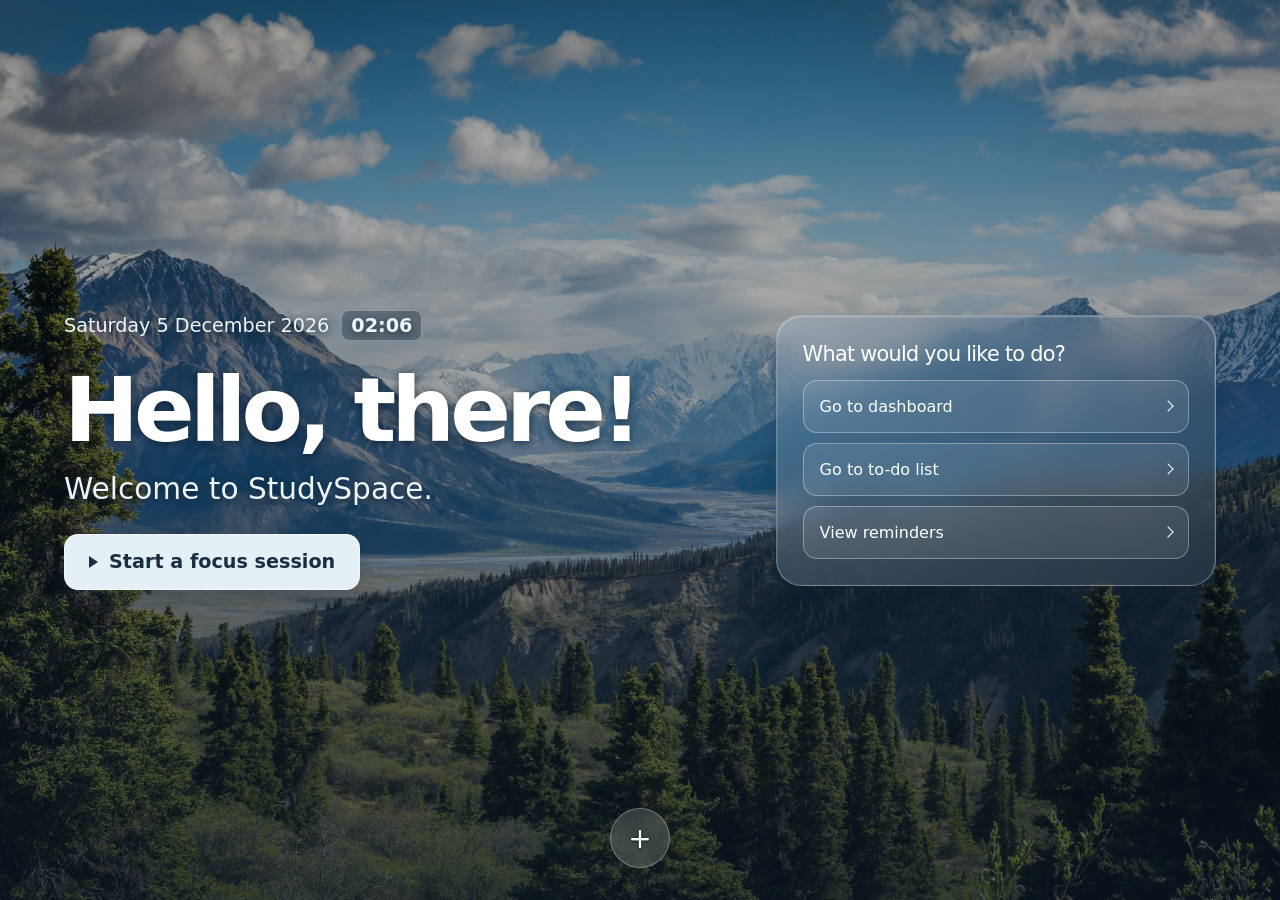
<file: index.html>
<!doctype html>
<html lang="en">
  <head>
    <meta charset="utf-8" />
    <meta name="viewport" content="width=device-width, initial-scale=1" />
    <title>Home | StudySpace</title>
    <link rel="stylesheet" href="styles.css" />
    <script src="app.js" defer></script>
  </head>
  <body class="home">
    <a href="#main">Skip to content</a>
    <!-- Navigation "Flower" Button-->

    <nav class="menu" aria-label="Site navigation">
      <button
        id="toggle"
        type="button"
        aria-label="Toggle navigation"
        aria-expanded="false"
        aria-controls="links"
      >
        +
      </button>

      <div id="links" inert>
        <a href="index.html" aria-current="page">Home</a>
        <a href="dashboard.html">Dashboard</a>
        <a href="timer.html">Focus timer</a>
        <a href="todo.html">To-do list</a>
        <a href="reminders.html">Reminders</a>
        <a href="session-history.html">Session history</a>
        <a href="team.html">Our team</a>
        <a href="study-tips.html">Study tips</a>
        <a href="reviews.html">Reviews</a>
        <a href="contact.html">Contact us</a>
      </div>
    </nav>

    <main id="main" class="home-layout" tabindex="-1">
      <header class="home-welcome">
        <!-- Home clock -->
        <div class="home-clock" id="home-clock" hidden>
          <time id="home-date"></time>
          <time id="home-time"></time>
        </div>

        <h1>Hello, <span id="display-name">there</span>!</h1>
        <p>Welcome to StudySpace.</p>

        <a class="home-focus-button" href="timer.html">
          <span class="home-play" aria-hidden="true"></span>
          Start a focus session
        </a>
      </header>

      <!-- Quick links -->
      <section
        class="session-card home-shortcuts"
        aria-labelledby="quick-links-heading"
      >
        <h2 id="quick-links-heading">What would you like to do?</h2>
        <ul>
          <li><a href="dashboard.html">Go to dashboard</a></li>
          <li><a href="todo.html">Go to to-do list</a></li>
          <li><a href="reminders.html">View reminders</a></li>
        </ul>
      </section>
    </main>
  </body>
</html>
</file>
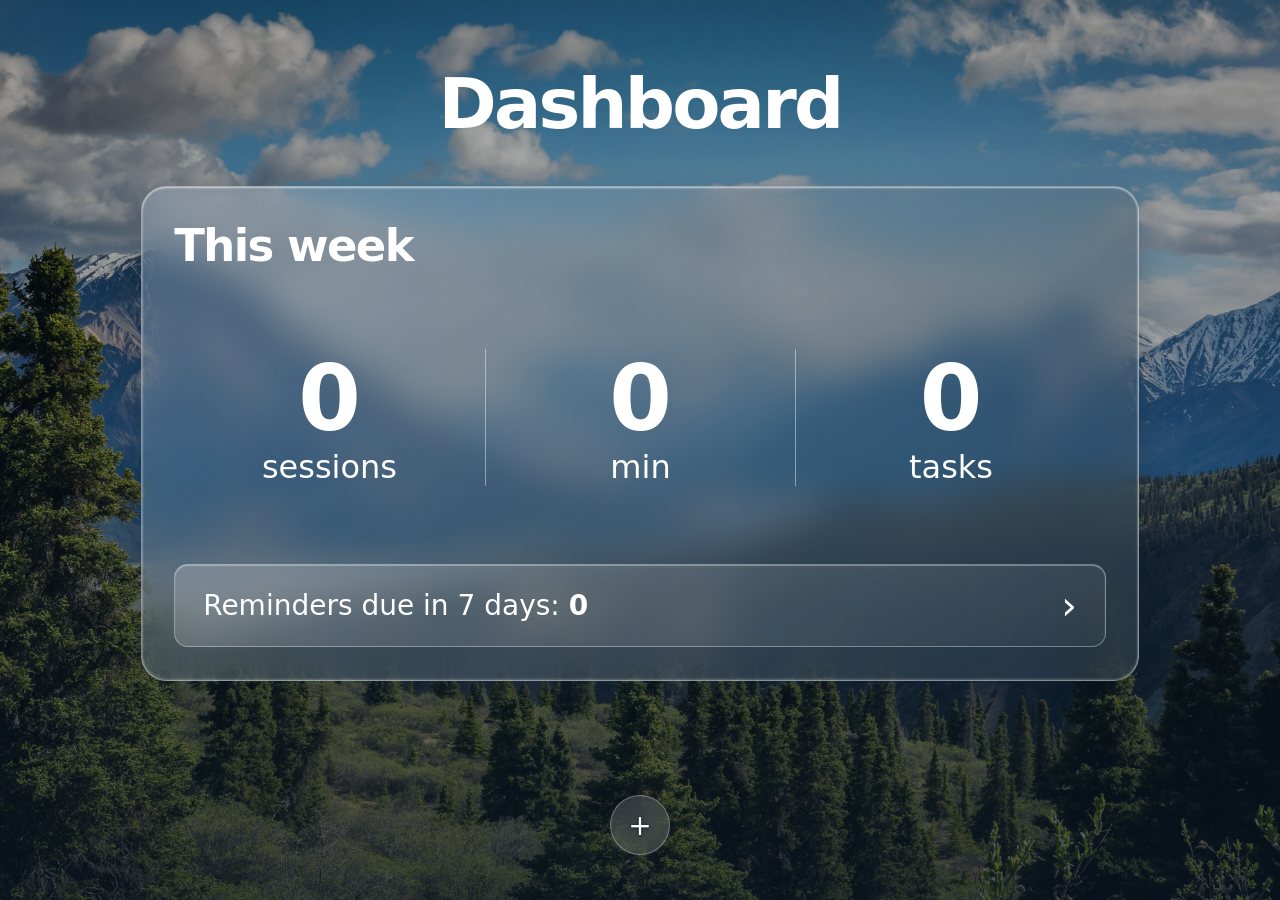
<file: dashboard.html>
<!doctype html>
<html lang="en">
  <head>
    <meta charset="utf-8" />
    <meta name="viewport" content="width=device-width, initial-scale=1" />
    <title>Dashboard | StudySpace</title>
    <link rel="stylesheet" href="styles.css" />
    <script src="app.js" defer></script>
  </head>

  <body class="dashboard">
    <a href="#main">Skip to content</a>
    <!-- Navigation "Flower" Button-->

    <nav class="menu" aria-label="Site navigation">
      <button
        id="toggle"
        type="button"
        aria-label="Toggle navigation"
        aria-expanded="false"
        aria-controls="links"
      >
        +
      </button>

      <div id="links" inert>
        <a href="index.html">Home</a>
        <a href="dashboard.html" aria-current="page">Dashboard</a>
        <a href="timer.html">Focus timer</a>
        <a href="todo.html">To-do list</a>
        <a href="reminders.html">Reminders</a>
        <a href="session-history.html">Session history</a>
        <a href="team.html">Our team</a>
        <a href="study-tips.html">Study tips</a>
        <a href="reviews.html">Reviews</a>
        <a href="contact.html">Contact us</a>
      </div>
    </nav>

    <main id="main">
      <h1>Dashboard</h1>

      <!-- Weekly stats -->
      <section class="session-card" aria-labelledby="week-heading">
        <h2 id="week-heading">This week</h2>

        <div class="stats">
          <p><strong id="stat-work-sessions">0</strong> sessions</p>
          <p><strong id="stat-focus-minutes">0</strong> min</p>
          <p><strong id="stat-weekly-tasks">0</strong> tasks</p>
        </div>

        <a class="reminder-link" href="reminders.html">
          <span
            >Reminders due in 7 days:
            <b id="stat-upcoming-reminders">0</b></span
          >
          <span aria-hidden="true">›</span>
        </a>
      </section>
    </main>
  </body>
</html>
</file>
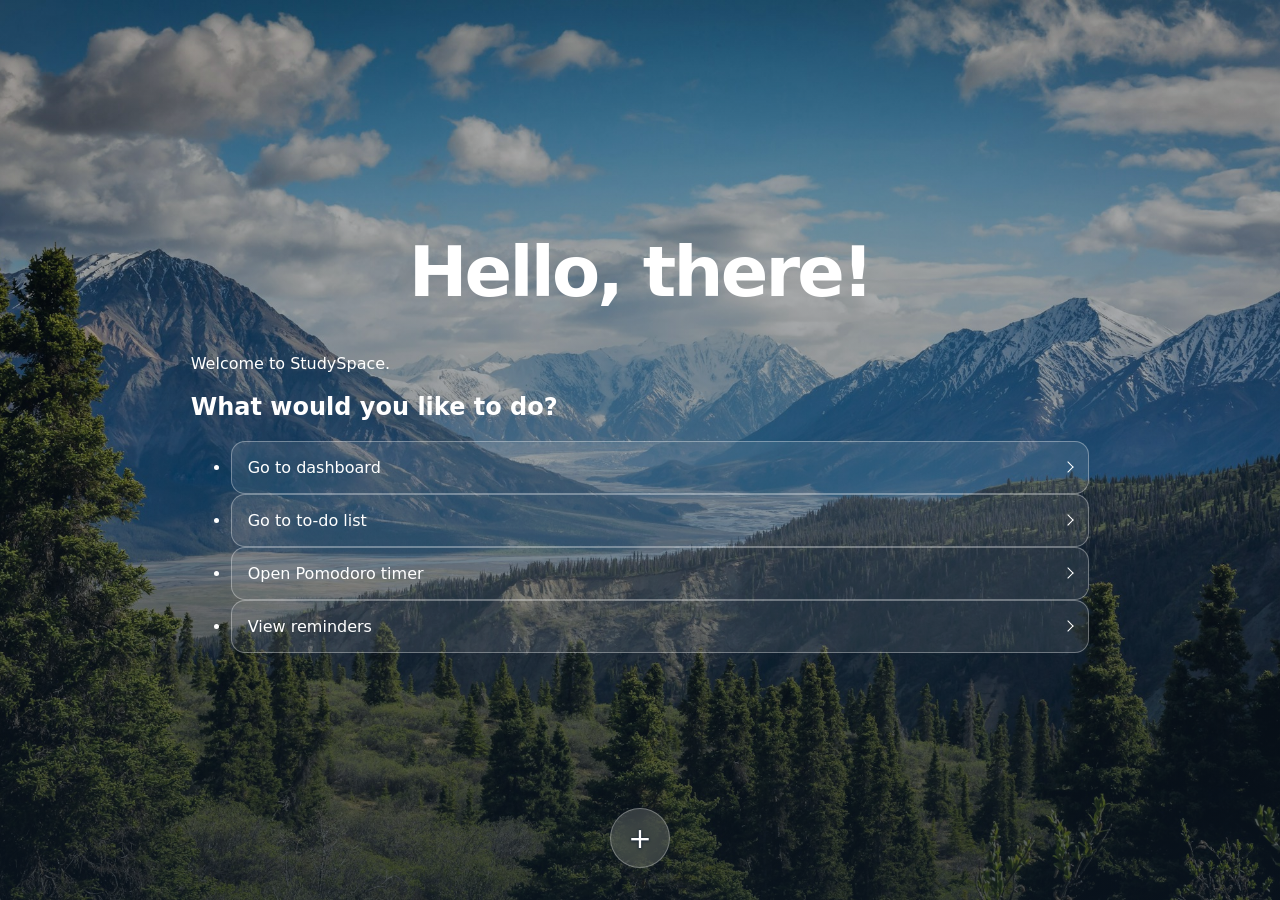
<file: home.html>
<!doctype html>
<html lang="en">
  <head>
    <meta charset="utf-8" />
    <meta name="viewport" content="width=device-width, initial-scale=1" />
    <title>Home | StudySpace</title>
    <link rel="stylesheet" href="styles.css" />
    <script src="app.js" defer></script>
  </head>
  <body class="home">
    <a href="#main">Skip to content</a>
    <nav class="menu" aria-label="Site navigation">
      <button
        id="toggle"
        type="button"
        aria-label="Toggle navigation"
        aria-expanded="false"
        aria-controls="links"
      >
        +
      </button>
      <div id="links" inert>
        <a aria-current="page" href="home.html">Home</a>
        <a href="dashboard.html">Dashboard</a>
        <a href="index.html">Focus timer</a>
        <a href="todo.html">To-do list</a>
        <a href="reminders.html">Reminders</a>
        <a href="session-history.html">Session history</a>
        <a href="team.html">Our team</a>
        <a href="study-tips.html">Study tips</a>
        <a href="reviews.html">Reviews</a>
        <a href="contact.html">Contact us</a>
      </div>
    </nav>
    <main id="main">
      <h1>Hello, <span id="display-name">there</span>!</h1>
      <p>Welcome to StudySpace.</p>
      <h2 id="quick-links-heading">What would you like to do?</h2>
      <ul>
        <li><a href="dashboard.html">Go to dashboard</a></li>
        <li><a href="todo.html">Go to to-do list</a></li>
        <li><a href="index.html">Open Pomodoro timer</a></li>
        <li><a href="reminders.html">View reminders</a></li>
      </ul>
    </main>
  </body>
</html>
</file>
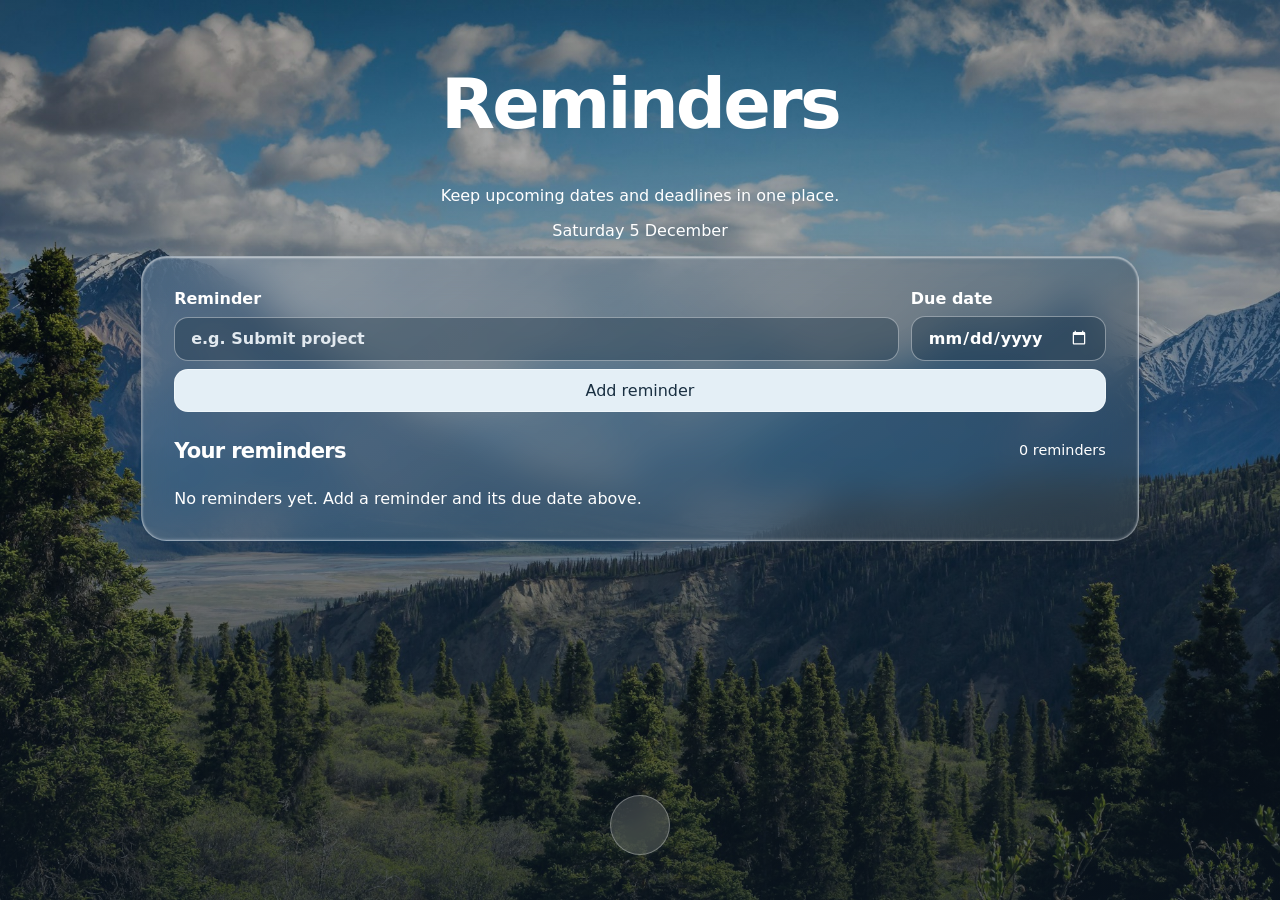
<file: reminders.html>
<!doctype html>
<html lang="en">
  <head>
    <meta charset="utf-8" />
    <meta name="viewport" content="width=device-width, initial-scale=1" />
    <title>Reminders | StudySpace</title>
    <link rel="stylesheet" href="styles.css" />
    <script src="app.js" defer></script>
  </head>
  <body data-page="reminders">
    <a href="#main">Skip to content</a>
    <!-- Navigation "Flower" Button-->

    <nav class="menu" aria-label="Site navigation">
      <button
        id="toggle"
        type="button"
        aria-label="Toggle navigation"
        aria-expanded="false"
        aria-controls="links"
      ></button>
      <div id="links" inert>
        <a href="index.html">Home</a>
        <a href="dashboard.html">Dashboard</a>
        <a href="timer.html">Focus timer</a>
        <a href="todo.html">To-do list</a>
        <a aria-current="page" href="reminders.html">Reminders</a>
        <a href="session-history.html">Session history</a>
        <a href="team.html">Our team</a>
        <a href="study-tips.html">Study tips</a>
        <a href="reviews.html">Reviews</a>
        <a href="contact.html">Contact us</a>
      </div>
    </nav>
    <main id="main">
      <h1>Reminders</h1>
      <p>Keep upcoming dates and deadlines in one place.</p>
      <p id="today"></p>
      <section
        class="session-card task-card"
        aria-labelledby="reminders-heading"
      >
        <!-- Add a reminder -->
        <form id="reminder-form">
          <label for="reminder-name">
            Reminder
            <input
              id="reminder-name"
              type="text"
              placeholder="e.g. Submit project"
              required
            />
          </label>
          <label for="reminder-date">
            Due date
            <input id="reminder-date" type="date" required />
          </label>
          <button type="submit">Add reminder</button>
        </form>
        <header>
          <h2 id="reminders-heading">Your reminders</h2>
          <p id="reminder-count" aria-live="polite">0 reminders</p>
        </header>
        <!-- Reminder list -->
        <ul id="reminder-list"></ul>
        <p id="reminder-empty">
          No reminders yet. Add a reminder and its due date above.
        </p>
      </section>
    </main>
  </body>
</html>
</file>
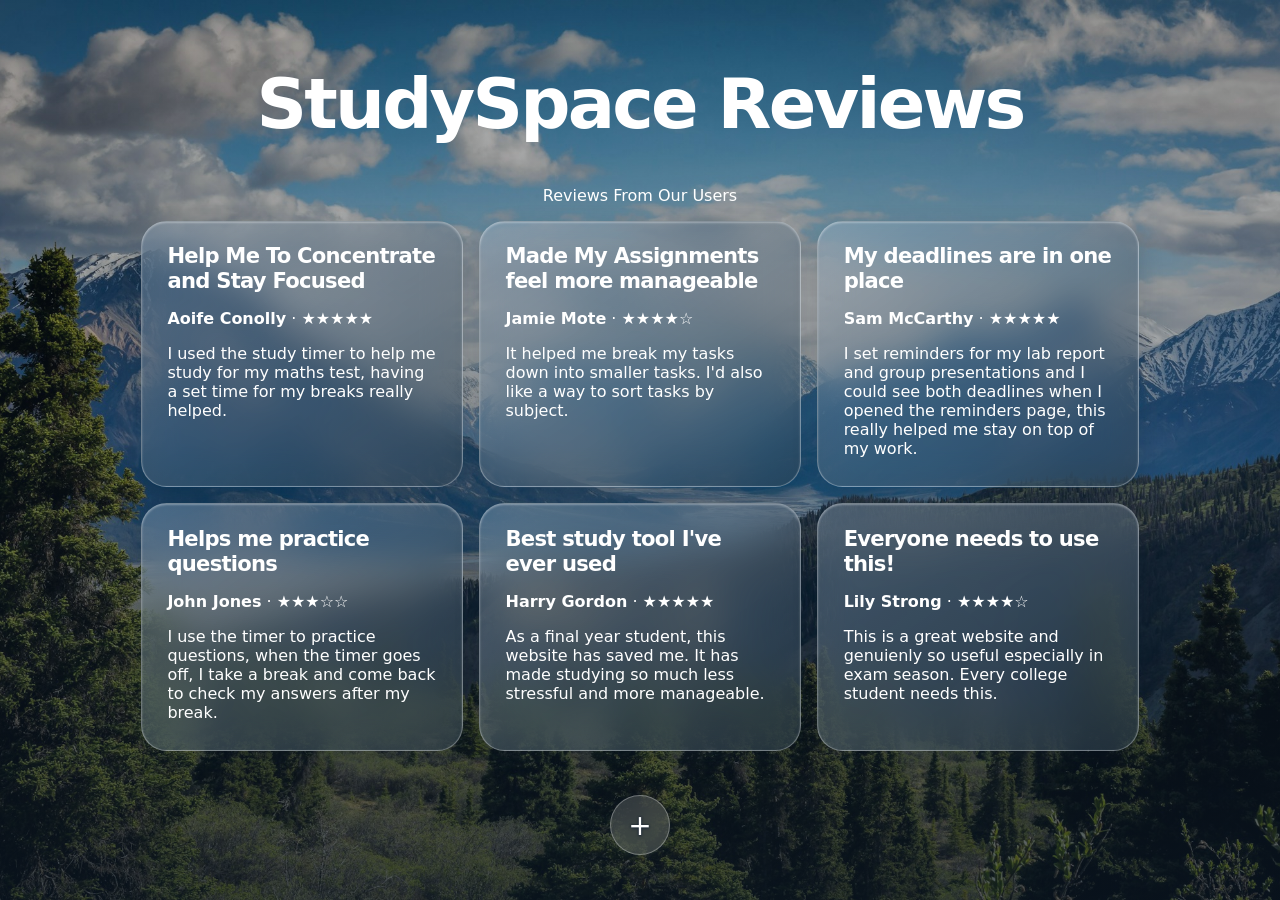
<file: reviews.html>
<!doctype html>
<html lang="en">
  <head>
    <meta charset="utf-8" />
    <meta name="viewport" content="width=device-width, initial-scale=1" />
    <title>Reviews - StudySpace</title>
    <link rel="stylesheet" href="styles.css" />
    <script src="app.js" defer></script>
  </head>
  <body class="content-page">
    <a href="#main">Skip to content</a>
    <!-- Navigation "Flower" Button-->

    <nav class="menu" aria-label="Site navigation">
      <button
        id="toggle"
        type="button"
        aria-label="Toggle navigation"
        aria-expanded="false"
        aria-controls="links"
      >
        +
      </button>
      <div id="links" inert>
        <a href="index.html">Home</a>
        <a href="dashboard.html">Dashboard</a>
        <a href="timer.html">Focus timer</a>
        <a href="todo.html">To-do list</a>
        <a href="reminders.html">Reminders</a>
        <a href="session-history.html">Session history</a>
        <a href="team.html">Our team</a>
        <a href="study-tips.html">Study tips</a>
        <a aria-current="page" href="reviews.html">Reviews</a>
        <a href="contact.html">Contact us</a>
      </div>
    </nav>
    <!-- Student reviews -->
    <main id="main">
      <h1>StudySpace Reviews</h1>
      <p>Reviews From Our Users</p>
      <div class="card-grid">
        <article class="session-card">
          <h2>Help Me To Concentrate and Stay Focused</h2>
          <p><strong>Aoife Conolly</strong> · ★★★★★</p>
          <blockquote>
            <p>
              I used the study timer to help me study for my maths test, having
              a set time for my breaks really helped.
            </p>
          </blockquote>
        </article>
        <article class="session-card">
          <h2>Made My Assignments feel more manageable</h2>
          <p><strong>Jamie Mote</strong> · ★★★★☆</p>
          <blockquote>
            <p>
              It helped me break my tasks down into smaller tasks. I'd also like
              a way to sort tasks by subject.
            </p>
          </blockquote>
        </article>
        <article class="session-card">
          <h2>My deadlines are in one place</h2>
          <p><strong>Sam McCarthy</strong> · ★★★★★</p>
          <blockquote>
            <p>
              I set reminders for my lab report and group presentations and I
              could see both deadlines when I opened the reminders page, this
              really helped me stay on top of my work.
            </p>
          </blockquote>
        </article>
        <article class="session-card">
          <h2>Helps me practice questions</h2>
          <p><strong>John Jones</strong> · ★★★☆☆</p>
          <blockquote>
            <p>
              I use the timer to practice questions, when the timer goes off, I
              take a break and come back to check my answers after my break.
            </p>
          </blockquote>
        </article>
        <article class="session-card">
          <h2>Best study tool I've ever used</h2>
          <p><strong>Harry Gordon</strong> · ★★★★★</p>
          <blockquote>
            <p>
              As a final year student, this website has saved me. It has made
              studying so much less stressful and more manageable.
            </p>
          </blockquote>
        </article>
        <article class="session-card">
          <h2>Everyone needs to use this!</h2>
          <p><strong>Lily Strong</strong> · ★★★★☆</p>
          <blockquote>
            <p>
              This is a great website and genuienly so useful especially in exam
              season. Every college student needs this.
            </p>
          </blockquote>
        </article>
      </div>
    </main>
  </body>
</html>
</file>
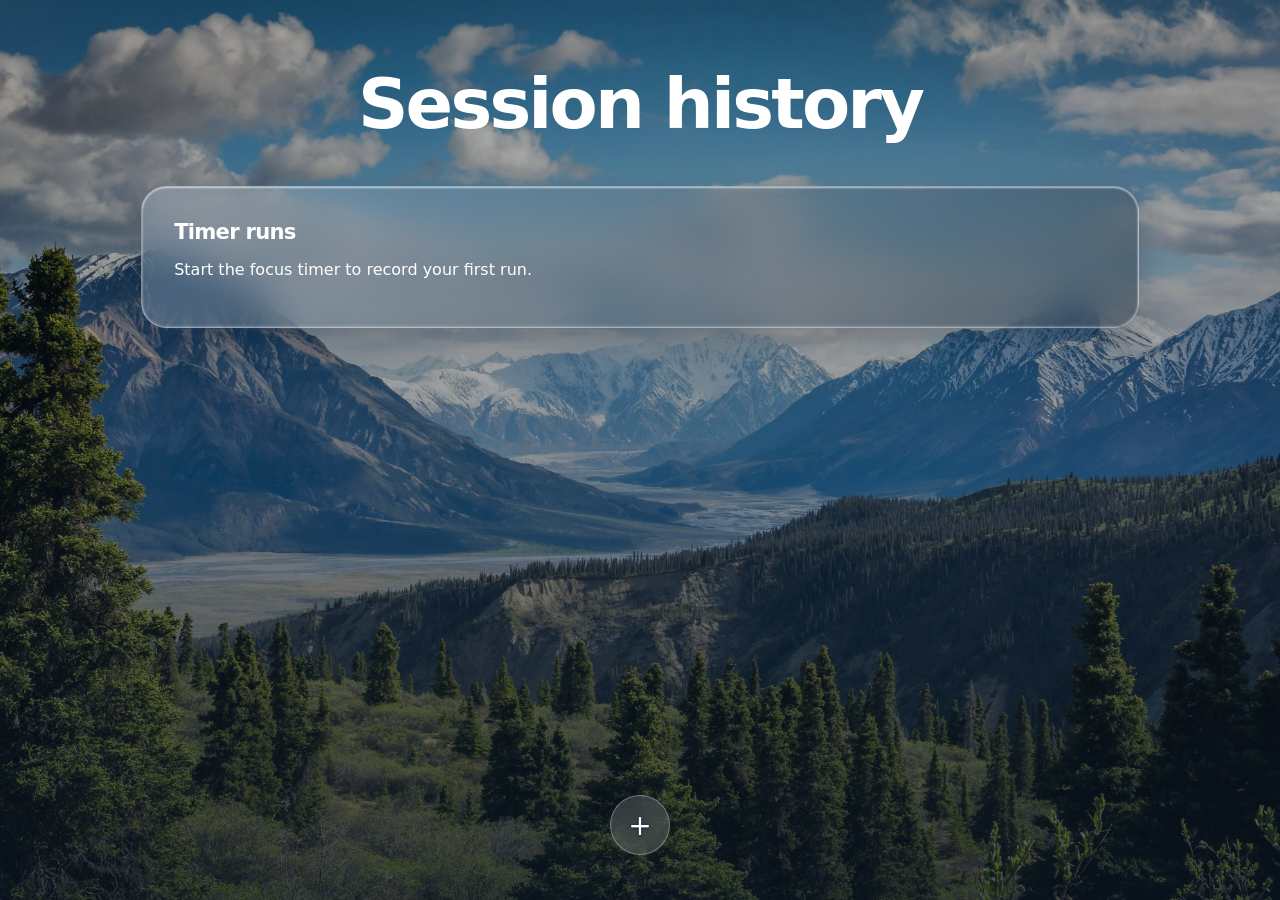
<file: session-history.html>
<!doctype html>
<html lang="en">
  <head>
    <meta charset="utf-8" />
    <meta name="viewport" content="width=device-width, initial-scale=1" />
    <title>Session history | StudySpace</title>
    <link rel="stylesheet" href="styles.css" />
    <script src="app.js" defer></script>
  </head>
  <body class="content-page" data-page="history">
    <a href="#main">Skip to content</a>
    <!-- Navigation "Flower" Button-->

    <nav class="menu" aria-label="Site navigation">
      <button
        id="toggle"
        type="button"
        aria-label="Toggle navigation"
        aria-expanded="false"
        aria-controls="links"
      >
        +
      </button>
      <div id="links" inert>
        <a href="index.html">Home</a>
        <a href="dashboard.html">Dashboard</a>
        <a href="timer.html">Focus timer</a>
        <a href="todo.html">To-do list</a>
        <a href="reminders.html">Reminders</a>
        <a aria-current="page" href="session-history.html">Session history</a>
        <a href="team.html">Our team</a>
        <a href="study-tips.html">Study tips</a>
        <a href="reviews.html">Reviews</a>
        <a href="contact.html">Contact us</a>
      </div>
    </nav>
    <main id="main">
      <h1>Session history</h1>
      <section class="session-card task-card">
        <h2 id="history-heading">Timer runs</h2>
        <!-- Past timer sessions -->
        <ul id="history-list"></ul>
        <p id="history-empty">
          Start the focus timer to record your first run.
        </p>
      </section>
    </main>
  </body>
</html>
</file>
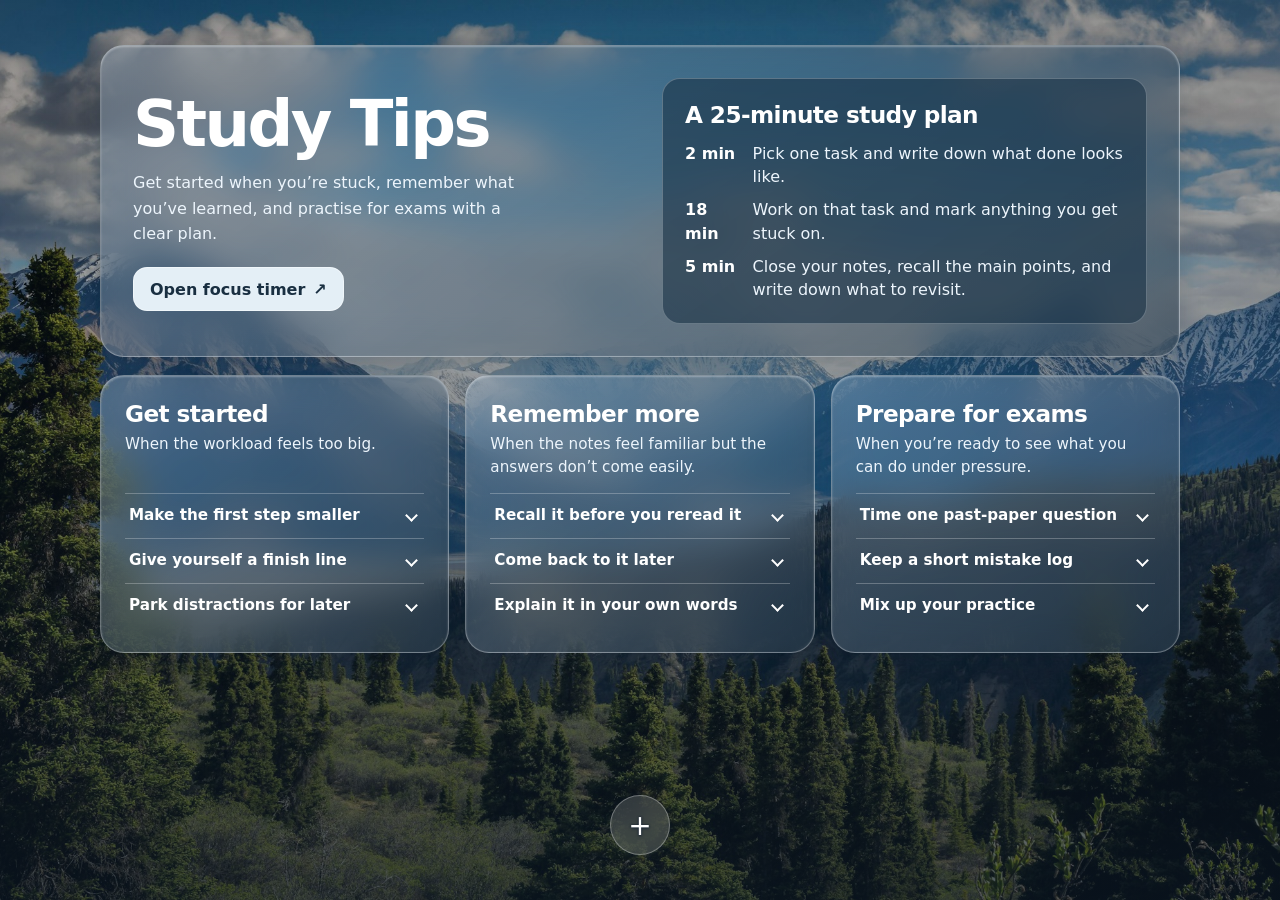
<file: study-tips.html>
<!doctype html>
<html lang="en">
  <head>
    <meta charset="utf-8" />
    <meta name="viewport" content="width=device-width, initial-scale=1" />
    <title>Study Tips | StudySpace</title>
    <link rel="stylesheet" href="styles.css" />
    <script src="app.js" defer></script>
  </head>
  <body class="content-page study-tips-page">
    <a href="#main">Skip to content</a>
    <!-- Navigation "Flower" Button-->

    <nav class="menu" aria-label="Site navigation">
      <button
        id="toggle"
        type="button"
        aria-label="Toggle navigation"
        aria-expanded="false"
        aria-controls="links"
      >
        +
      </button>

      <div id="links" inert>
        <a href="index.html">Home</a>
        <a href="dashboard.html">Dashboard</a>
        <a href="timer.html">Focus timer</a>
        <a href="todo.html">To-do list</a>
        <a href="reminders.html">Reminders</a>
        <a href="session-history.html">Session history</a>
        <a href="team.html">Our team</a>
        <a href="study-tips.html" aria-current="page">Study tips</a>
        <a href="reviews.html">Reviews</a>
        <a href="contact.html">Contact us</a>
      </div>
    </nav>

    <!-- Study tips -->
    <main id="main" tabindex="-1">
      <header class="study-tips-hero">
        <div class="study-tips-intro">
          <h1>Study Tips</h1>
          <p>
            Get started when you’re stuck, remember what you’ve learned, and
            practise for exams with a clear plan.
          </p>
          <a class="study-tips-button" href="timer.html">
            Open focus timer <span aria-hidden="true">↗</span>
          </a>
        </div>

        <!-- Study routine -->
        <section class="study-tips-routine" aria-labelledby="routine-title">
          <h2 id="routine-title">A 25-minute study plan</h2>
          <ol>
            <li>
              <strong>2 min</strong
              ><span>Pick one task and write down what done looks like.</span>
            </li>
            <li>
              <strong>18 min</strong
              ><span
                >Work on that task and mark anything you get stuck on.</span
              >
            </li>
            <li>
              <strong>5 min</strong
              ><span
                >Close your notes, recall the main points, and write down what
                to revisit.</span
              >
            </li>
          </ol>
        </section>
      </header>

      <div class="study-tips-grid">
        <section class="study-tips-card" aria-labelledby="start-title">
          <h2 id="start-title">Get started</h2>
          <p class="study-tips-description">When the workload feels too big.</p>

          <details>
            <summary>Make the first step smaller</summary>
            <p>
              Turn “revise Python” into “trace one loop by hand.” If that still
              feels like a lot, start by opening a practice question and writing
              down what it’s asking.
            </p>
          </details>

          <details>
            <summary>Give yourself a finish line</summary>
            <p>
              Choose something you can tick off, like answering five questions
              or outlining three paragraphs. Add it to your
              <a href="todo.html">to-do list</a> before you start.
            </p>
          </details>

          <details>
            <summary>Park distractions for later</summary>
            <p>
              Keep a scrap of paper beside you. When you remember something
              unrelated, jot it down and return to your task. Check your list
              after the session.
            </p>
          </details>
        </section>

        <section class="study-tips-card" aria-labelledby="remember-title">
          <h2 id="remember-title">Remember more</h2>
          <p class="study-tips-description">
            When the notes feel familiar but the answers don’t come easily.
          </p>

          <details>
            <summary>Recall it before you reread it</summary>
            <p>
              Close your notes and answer two or three questions from memory.
              Check your answers, then turn anything you missed into a question
              for next time.
            </p>
          </details>

          <details>
            <summary>Come back to it later</summary>
            <p>
              Set a <a href="reminders.html">reminder</a> to revisit the topic
              tomorrow and again later in the week. Start each review with a
              question you found tricky.
            </p>
          </details>

          <details>
            <summary>Explain it in your own words</summary>
            <p>
              Pick a concept and explain it out loud as if a friend missed the
              lecture. If you get stuck, check that part of your notes and try
              explaining it again with an example.
            </p>
          </details>
        </section>

        <section class="study-tips-card" aria-labelledby="exam-title">
          <h2 id="exam-title">Prepare for exams</h2>
          <p class="study-tips-description">
            When you’re ready to see what you can do under pressure.
          </p>

          <details>
            <summary>Time one past-paper question</summary>
            <p>
              Use the marks to decide how much time to give the question. When
              time’s up, compare your answer with the marking scheme and pick
              one thing to improve.
            </p>
          </details>

          <details>
            <summary>Keep a short mistake log</summary>
            <p>
              Write down what went wrong and what you’ll check next time. For
              example, “I skipped the empty-list case. Test it before I submit.”
              Retry the question a few days later.
            </p>
          </details>

          <details>
            <summary>Mix up your practice</summary>
            <p>
              Once you’ve practised each topic on its own, try a small set of
              mixed questions. Before solving each one, say which method you’d
              use and why.
            </p>
          </details>
        </section>
      </div>
    </main>
  </body>
</html>
</file>
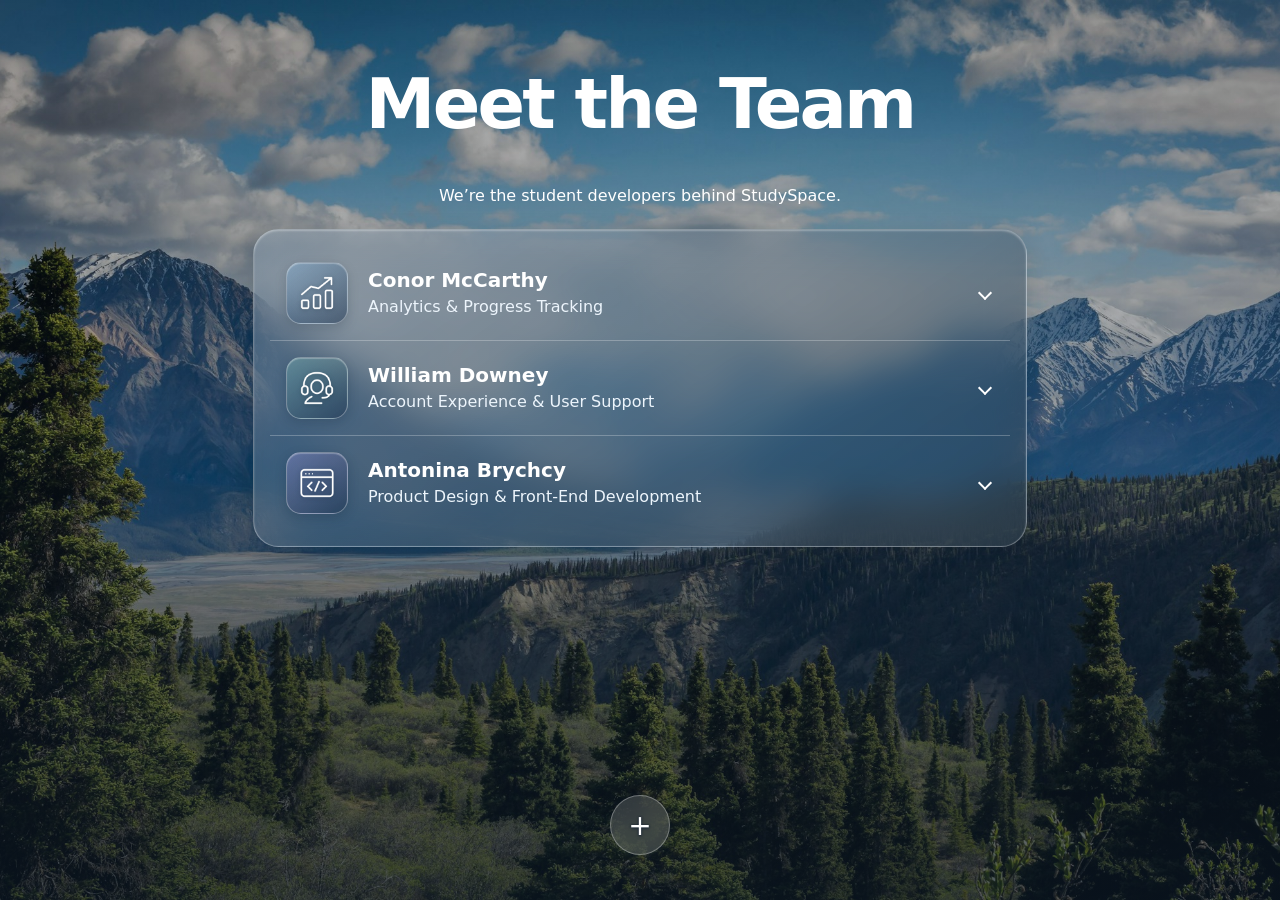
<file: team.html>
<!doctype html>
<html lang="en">
  <head>
    <meta charset="utf-8" />
    <meta name="viewport" content="width=device-width, initial-scale=1" />
    <title>Meet the Team | StudySpace</title>
    <link rel="stylesheet" href="styles.css" />
    <script src="app.js" defer></script>
  </head>
  <body class="content-page">
    <a href="#main">Skip to content</a>
    <!-- Navigation "Flower" Button-->

    <nav class="menu" aria-label="Site navigation">
      <button
        id="toggle"
        type="button"
        aria-label="Toggle navigation"
        aria-expanded="false"
        aria-controls="links"
      >
        +
      </button>

      <div id="links" inert>
        <a href="index.html">Home</a>
        <a href="dashboard.html">Dashboard</a>
        <a href="timer.html">Focus timer</a>
        <a href="todo.html">To-do list</a>
        <a href="reminders.html">Reminders</a>
        <a href="session-history.html">Session history</a>
        <a href="team.html" aria-current="page">Our team</a>
        <a href="study-tips.html">Study tips</a>
        <a href="reviews.html">Reviews</a>
        <a href="contact.html">Contact us</a>
      </div>
    </nav>

    <!-- Team members -->
    <main id="main">
      <h1>Meet the Team</h1>
      <p>We’re the student developers behind StudySpace.</p>

      <div class="session-card team-card">
        <details>
          <summary>
            <span class="team-icon">
              <img src="images/analytics.png" alt="" width="36" height="36" />
            </span>
            <span class="team-identity">
              <strong>Conor McCarthy</strong>
              <span>Analytics &amp; Progress Tracking</span>
            </span>
          </summary>
          <div class="team-bio">
            <p><strong>Co-founder</strong></p>
            <p>
              Conor oversees how StudySpace presents study activity and
              progress. He developed the dashboard and session history, giving
              students a clear view of their study time and a record of their
              past focus sessions.
            </p>
          </div>
        </details>

        <details>
          <summary>
            <span class="team-icon">
              <img src="images/user.png" alt="" width="36" height="36" />
            </span>
            <span class="team-identity">
              <strong>William Downey</strong>
              <span>Account Experience &amp; User Support</span>
            </span>
          </summary>
          <div class="team-bio">
            <p><strong>Co-founder</strong></p>
            <p>
              William oversees the account experience and user support at
              StudySpace. He developed the login, sign-up, and settings pages,
              as well as the Contact Us and Help page, so students can manage
              their accounts and access support in one place.
            </p>
          </div>
        </details>

        <details>
          <summary>
            <span class="team-icon">
              <img src="images/product.png" alt="" width="36" height="36" />
            </span>
            <span class="team-identity">
              <strong>Antonina Brychcy</strong>
              <span>Product Design &amp; Front-End Development</span>
            </span>
          </summary>
          <div class="team-bio">
            <p><strong>Co-founder</strong></p>
            <p>
              Antonina oversees the design of StudySpace’s homepage and team
              page. She developed the homepage around the tools students use
              most and created the team page to introduce the people behind the
              platform.
            </p>
          </div>
        </details>
      </div>
    </main>
  </body>
</html>
</file>
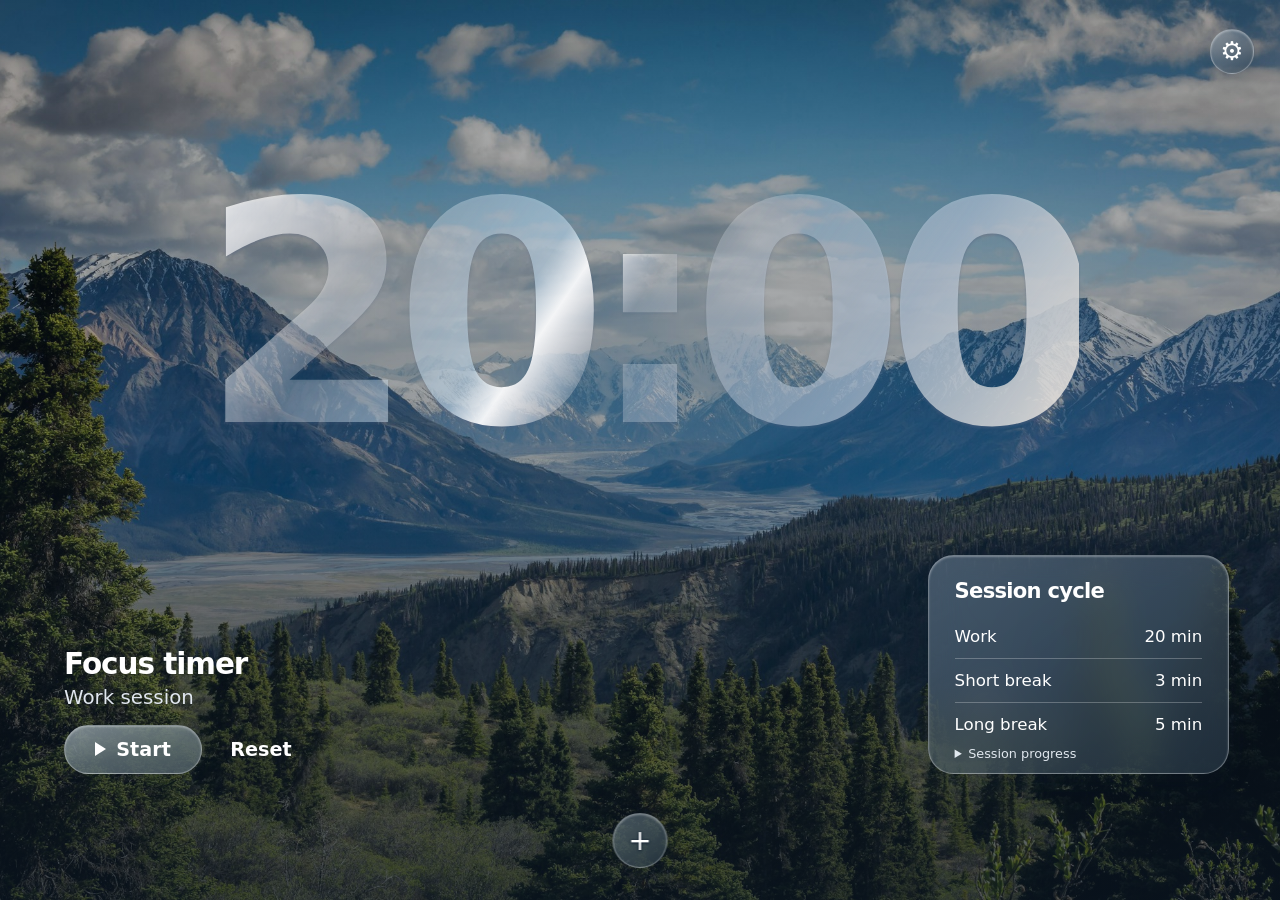
<file: timer.html>
<!doctype html>
<html lang="en">
  <head>
    <meta charset="utf-8" />
    <meta name="viewport" content="width=device-width, initial-scale=1" />
    <title>Focus timer | StudySpace</title>
    <link rel="stylesheet" href="styles.css" />
    <script src="app.js" defer></script>
  </head>
  <body data-page="pomodoro">
    <a href="#main">Skip to content</a>
    <!-- Navigation "Flower" Button-->

    <nav class="menu" aria-label="Site navigation">
      <button
        id="toggle"
        type="button"
        aria-label="Toggle navigation"
        aria-expanded="false"
        aria-controls="links"
      >
        +
      </button>
      <div id="links" inert>
        <a href="index.html">Home</a>
        <a href="dashboard.html">Dashboard</a>
        <a aria-current="page" href="timer.html">Focus timer</a>
        <a href="todo.html">To-do list</a>
        <a href="reminders.html">Reminders</a>
        <a href="session-history.html">Session history</a>
        <a href="team.html">Our team</a>
        <a href="study-tips.html">Study tips</a>
        <a href="reviews.html">Reviews</a>
        <a href="contact.html">Contact us</a>
      </div>
    </nav>
    <main id="main">
      <button
        id="settings-button"
        type="button"
        aria-label="Settings"
        title="Settings"
      >
        ⚙
      </button>
      <span id="timer" role="timer" aria-label="Time remaining">20:00</span>
      <!-- Timer controls -->
      <section class="focus-controls" aria-labelledby="focus-heading">
        <h1 id="focus-heading">Focus timer</h1>
        <p id="session" aria-live="polite">Work session</p>
        <span id="timer-status" class="timer-status" role="status"
          >Ready to start</span
        >
        <div class="timer-actions">
          <button id="start" type="button">Start</button>
          <button id="pause" type="button" hidden>Pause</button>
          <button id="reset" type="button">Reset</button>
        </div>
      </section>
      <section class="session-card" aria-labelledby="cycle-heading">
        <h2 id="cycle-heading">Session cycle</h2>
        <dl>
          <div>
            <dt>Work</dt>
            <dd id="work-duration">20 min</dd>
          </div>
          <div>
            <dt>Short break</dt>
            <dd id="short-duration">3 min</dd>
          </div>
          <div>
            <dt>Long break</dt>
            <dd id="long-duration">5 min</dd>
          </div>
        </dl>
        <details class="cycle-progress">
          <summary>Session progress</summary>
          <p>
            <span id="completed-sessions" aria-live="polite">0</span> work
            sessions completed
          </p>
          <p>A long break follows every fourth work session.</p>
        </details>
      </section>
      <!-- Timer settings -->
      <dialog id="settings-dialog" aria-labelledby="settings-heading">
        <form id="settings-form">
          <h2 id="settings-heading">Session lengths</h2>
          <p>Saving resets the current session to its new duration.</p>
          <label for="settings-work">Work (minutes)</label>
          <input
            id="settings-work"
            name="work"
            type="number"
            min="1"
            max="1440"
            required
          />
          <label for="settings-short">Short break (minutes)</label>
          <input
            id="settings-short"
            name="short"
            type="number"
            min="1"
            max="1440"
            required
          />
          <label for="settings-long">Long break (minutes)</label>
          <input
            id="settings-long"
            name="long"
            type="number"
            min="1"
            max="1440"
            required
          />
          <button id="close-settings" type="button">Cancel</button>
          <button type="submit">Save settings</button>
        </form>
      </dialog>
    </main>
  </body>
</html>
</file>
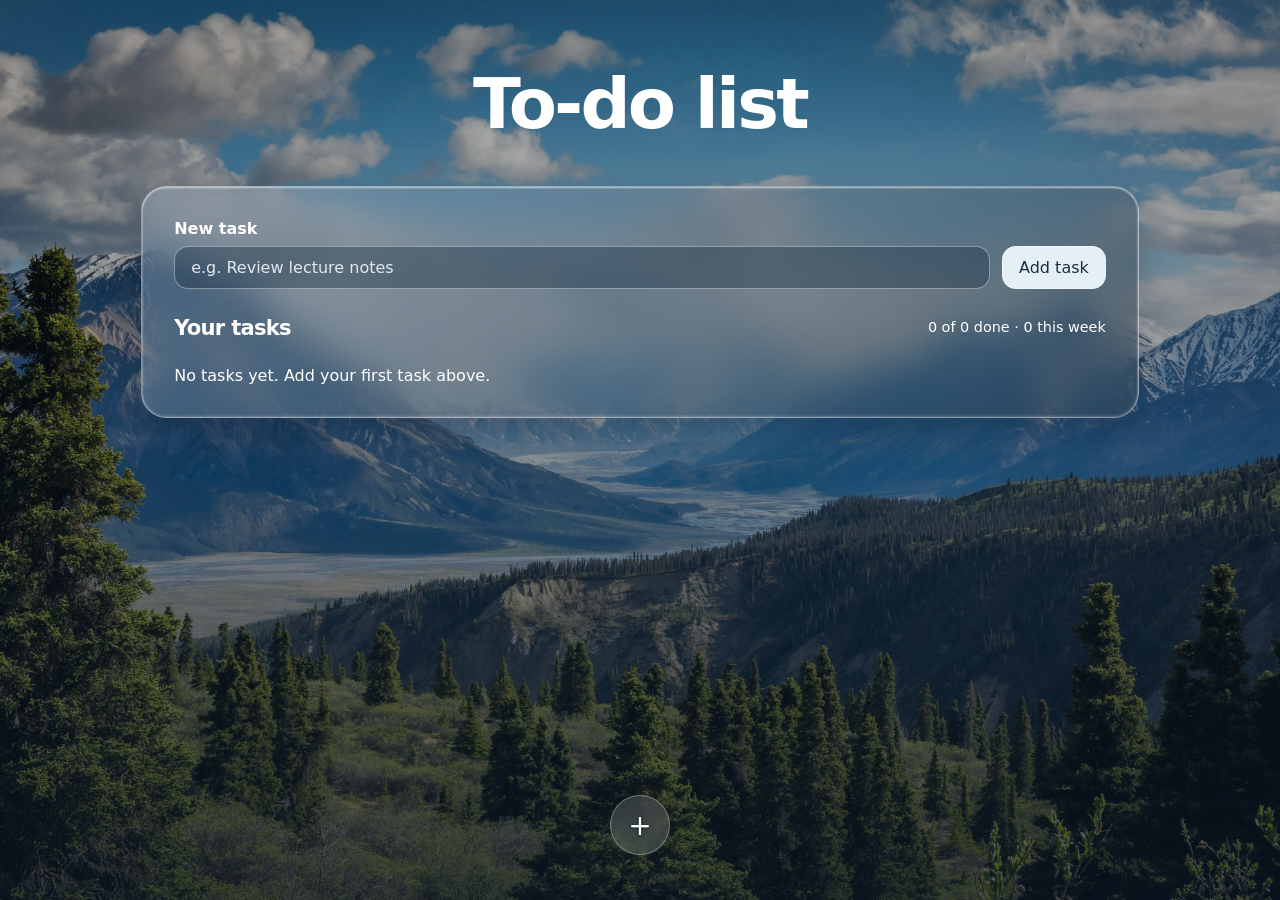
<file: todo.html>
<!doctype html>
<html lang="en">
  <head>
    <meta charset="utf-8" />
    <meta name="viewport" content="width=device-width, initial-scale=1" />
    <title>To-do list | StudySpace</title>
    <link rel="stylesheet" href="styles.css" />
    <script src="app.js" defer></script>
  </head>
  <body data-page="todo">
    <a href="#main">Skip to content</a>
    <!-- Navigation "Flower" Button-->

    <nav class="menu" aria-label="Site navigation">
      <button
        id="toggle"
        type="button"
        aria-label="Toggle navigation"
        aria-expanded="false"
        aria-controls="links"
      >
        +
      </button>
      <div id="links" inert>
        <a href="index.html">Home</a>
        <a href="dashboard.html">Dashboard</a>
        <a href="timer.html">Focus timer</a>
        <a aria-current="page" href="todo.html">To-do list</a>
        <a href="reminders.html">Reminders</a>
        <a href="session-history.html">Session history</a>
        <a href="team.html">Our team</a>
        <a href="study-tips.html">Study tips</a>
        <a href="reviews.html">Reviews</a>
        <a href="contact.html">Contact us</a>
      </div>
    </nav>
    <main id="main">
      <h1>To-do list</h1>
      <section class="session-card task-card" aria-labelledby="tasks-heading">
        <!-- Add a task -->
        <form id="task-form">
          <label for="task-input">New task</label>
          <input
            id="task-input"
            type="text"
            placeholder="e.g. Review lecture notes"
            required
          />
          <button type="submit">Add task</button>
        </form>
        <header>
          <h2 id="tasks-heading">Your tasks</h2>
          <p id="task-count" aria-live="polite">0 of 0 done</p>
        </header>
        <!-- Task list -->
        <ul id="task-list"></ul>
        <p id="task-empty">No tasks yet. Add your first task above.</p>
      </section>
    </main>
  </body>
</html>
</file>
<file: styles.css>
/* Shared layout */
body {
  position: relative;
  box-sizing: border-box;
  min-height: 100vh;
  margin: 0;
  padding: 7svh 0 120px;
  color: white;
  font-family: system-ui, sans-serif;
  background:
    linear-gradient(#0c192729, #0c1927b3),
    #273c50 url("images/alpine-landscape.jpg") center / cover no-repeat;
}

main {
  width: min(78%, 1200px);
  margin: auto;
}

h1 {
  margin: 0 0 4.5svh;
  text-align: center;
  font-size: clamp(32px, 7.8svh, 80px);
  font-weight: 550;
  letter-spacing: -0.04em;
}

button,
summary {
  cursor: pointer;
}

button,
input,
textarea {
  font: inherit;
}

body > a[href="#main"] {
  position: absolute;
  top: 8px;
  left: 8px;
  z-index: 5;
  padding: 8px;
  color: #192f41;
  background: white;
  transform: translateY(-160%);
}

body > a[href="#main"]:focus {
  transform: none;
}

/* Flower Button */
.menu {
  --radius: min(40vw, 230px);
  position: absolute;
  bottom: 5svh;
  left: 50%;
  z-index: 2;
  transform: translateX(-50%);
}

.menu a,
.menu button {
  display: grid;
  place-items: center;
  box-sizing: border-box;
  padding: 0;
  border: 1px solid #ffffff4d;
  border-radius: 50%;
  background: #ffffff26;
  backdrop-filter: blur(12px);
  box-shadow: 0 2px 8px #18253538;
  color: white;
  text-align: center;
  text-decoration: none;
  text-shadow:
    0 1px 3px #182535,
    0 0 2px #182535;
}

.menu button {
  position: relative;
  z-index: 1;
  width: 60px;
  aspect-ratio: 1;
  font-size: 28px;
  transition: transform 160ms;
}

.menu button:hover {
  transform: scale(1.1);
}

.menu a {
  --angle: var(--desktop-angle);
  --distance: 0px;
  --size: 0.6;
  position: absolute;
  top: 50%;
  left: 50%;
  width: 64px;
  aspect-ratio: 1;
  opacity: 0;
  font: 12px/1.1 sans-serif;
  transform: translate(-50%, -50%) rotate(var(--angle))
    translateX(var(--distance)) rotate(calc(-1 * var(--angle)))
    scale(var(--size));
  transition:
    transform 180ms,
    opacity 180ms;
}

#links:not([inert]) a {
  --distance: var(--radius);
  --size: 1;
  opacity: 1;
}

#links:not([inert]) a:hover {
  --size: 1.1;
}

.menu :focus-visible {
  outline: 3px solid #405971;
  outline-offset: 2px;
}

/* Shared glass cards */
.session-card,
.study-tips-hero,
.study-tips-card,
#start,
#pause,
#settings-button,
[data-page="pomodoro"] .menu button {
  border: 1px solid #ffffff4d;
  background: linear-gradient(145deg, #9cb1c561, #30425194);
  backdrop-filter: blur(18px) saturate(125%);
  box-shadow:
    inset 0 1px 2px #ffffff50,
    0 8px 25px #0c192c30;
}

.session-card {
  padding: clamp(18px, 1.7vw, 28px) clamp(20px, 2vw, 33px) 12px;
  border-radius: clamp(20px, 2vw, 32px);
}

.session-card h2,
.focus-controls h1 {
  margin: 0;
  font-weight: 550;
  letter-spacing: -0.035em;
}

.session-card h2 {
  font-size: clamp(21px, 1.65vw, 28px);
}

.dashboard .session-card,
.task-card {
  border-color: #ffffff66;
  box-shadow:
    inset 0 1px 2px #ffffff99,
    inset 0 -1px 3px #ffffff38,
    0 10px 30px #0c192c40;
}

.session-card dl {
  margin: 12px 0 0;
}

.session-card dl div {
  display: flex;
  justify-content: space-between;
  padding: 0.72em 0;
  font-size: clamp(16px, 1.3vw, 22px);
}

.session-card dd,
.content-page blockquote {
  margin: 0;
}

.session-card dl div + div,
.content-page details + details {
  border-top: 1px solid #ffffff40;
}

/* Focus timer */
[data-page="pomodoro"] {
  --timer-height: clamp(210px, 46svh, 560px);
  padding: 0;
}

[data-page="pomodoro"] main {
  display: grid;
  grid-template-columns: 1fr minmax(260px, 23.5vw);
  align-items: end;
  align-content: end;
  gap: 32px;
  width: 100%;
  min-height: 100svh;
  box-sizing: border-box;
  padding: calc(var(--timer-height) + 36px) 4vw max(110px, 14vh) 5vw;
}

.home .menu,
[data-page="pomodoro"] .menu {
  bottom: 32px;
}

[data-page="pomodoro"] .menu button {
  width: clamp(54px, 4.3vw, 72px);
}

#timer {
  position: absolute;
  top: var(--timer-height);
  left: 50%;
  transform: translate(-50%, -82%);
  font-size: min(24vw, 48svh);
  font-weight: 550;
  line-height: 1;
  letter-spacing: -0.065em;
  font-variant-numeric: tabular-nums;
  white-space: nowrap;
  color: transparent;
  background: linear-gradient(
    124deg,
    #ffffffed,
    #ffffff40 22%,
    #d4efff80 38%,
    #ffffffed 42%,
    #ffffff32 49%,
    #b9cbdc99 74%,
    #fff4e7dc
  );
  background-clip: text;
  filter: drop-shadow(0 2px 1px #51607e99);
}

.focus-controls h1 {
  text-align: left;
  font-size: clamp(28px, 2.3vw, 40px);
}

#session {
  margin: 5px 0 16px;
  color: #e0e6ee;
  font-size: clamp(18px, 1.55vw, 26px);
}

.timer-status {
  position: absolute;
  width: 1px;
  height: 1px;
  overflow: hidden;
  clip-path: inset(50%);
}

.timer-actions {
  display: flex;
  align-items: center;
  gap: 20px;
}

[data-page="pomodoro"] main button {
  color: inherit;
}

.timer-actions button {
  padding: 0.62em 1.55em;
  border-radius: 99px;
  font-size: clamp(18px, 1.5vw, 25px);
  font-weight: 550;
}

#start,
#pause {
  background: linear-gradient(165deg, #d3e2ee8a, #8598ab80 55%, #5a6b7d99);
}

#start::before,
#pause::before {
  content: "";
  display: inline-block;
  margin-right: 0.55em;
}

#start::before {
  border-block: 0.37em solid transparent;
  border-left: 0.62em solid white;
}

#pause::before {
  width: 0.28em;
  height: 0.68em;
  border-inline: 0.14em solid white;
}

#reset {
  padding-inline: 0.45em;
  border: 0;
  background: transparent;
}

#settings-button {
  position: absolute;
  top: 3.2vh;
  right: 2vw;
  z-index: 2;
  width: clamp(44px, 3.5vw, 58px);
  aspect-ratio: 1;
  padding: 0;
  border-radius: 50%;
  font-size: 26px;
}

.cycle-progress {
  color: #e1e8ef;
  font-size: 0.8rem;
}

/* Settings dialog */
#settings-dialog {
  box-sizing: border-box;
  width: min(90vw, 390px);
  padding: 24px;
  border: 1px solid #ffffff66;
  border-radius: 20px;
  color: white;
  background: #273d4eed;
  backdrop-filter: blur(18px);
}

#settings-dialog::backdrop {
  background: #10213180;
}

#settings-form {
  display: grid;
  grid-template-columns: 1fr auto;
  align-items: center;
  gap: 12px;
}

#settings-form :is(h2, p) {
  grid-column: 1 / -1;
  margin: 0;
}

#settings-form input {
  width: 7ch;
  padding: 7px;
}

#settings-form button {
  padding: 8px 16px;
  border: 1px solid #ffffff55;
  border-radius: 99px;
  background: #ffffff20;
}

/*  homepage */
.home .home-layout {
  display: grid;
  grid-template-columns: minmax(0, 1.25fr) minmax(0, 0.85fr);
  align-items: center;
  gap: clamp(24px, 5vw, 70px);
  width: min(100%, 1000px);
  text-align: left;
}

.home-welcome {
  min-width: 0;
  text-shadow: 0 2px 8px #0c1927b3;
}

.home .home-welcome h1 {
  text-align: left;
  margin: 0;
  font-weight: 700;
  letter-spacing: -0.055em;
  font-size: clamp(2.5rem, 6vw, 5rem);
  line-height: 1.05;
  overflow-wrap: anywhere;
}

.home-welcome p {
  margin: 10px 0 24px;
  font-size: clamp(1.1rem, 2.5vw, 1.5rem);
  color: #edf5fc;
}

.home-clock:not([hidden]) {
  display: flex;
  flex-wrap: wrap;
  align-items: center;
  gap: 6px 12px;
  margin-bottom: 18px;
  color: #edf5fc;
  font-size: 0.95rem;
}

.home-clock time:last-child {
  padding: 3px 9px;
  border: 1px solid #ffffff4d;
  border-radius: 8px;
  background: #19324666;
  font-weight: 650;
  font-variant-numeric: tabular-nums;
}

.home .home-focus-button {
  display: inline-flex;
  align-items: center;
  gap: 11px;
  box-sizing: border-box;
  min-height: 48px;
  padding: 12px 20px;
  border: 1px solid #ffffff99;
  border-radius: 14px;
  background: #e4eff6;
  color: #192f41;
  box-shadow: 0 8px 24px #0c192c40;
  font-weight: 700;
  text-decoration: none;
  text-shadow: none;
}

.home-play {
  flex: none;
  border-block: 6px solid transparent;
  border-left: 9px solid currentColor;
}

.home .home-shortcuts {
  padding: clamp(16px, 3vw, 26px);
}

.home .home-shortcuts h2 {
  margin: 0 0 14px;
  font-size: clamp(1.05rem, 2vw, 1.3rem);
  font-weight: 500;
}

.home .home-shortcuts ul {
  display: grid;
  gap: 10px;
  margin: 0;
  padding: 0;
  list-style: none;
}

.home .home-shortcuts li a::after {
  flex: none;
}

.home .home-layout a:focus-visible {
  outline: 2px solid white;
  outline-offset: 3px;
}

@media (max-width: 700px) {
  .home .home-layout {
    grid-template-columns: minmax(0, 1fr);
    max-width: 480px;
  }
}

.home {
  display: grid;
  place-items: center;
  padding: 48px 5vw min(calc(42vw + 120px), 350px);
}

.home li a,
.reminder-link,
.contact-shortcuts a {
  display: flex;
  align-items: center;
  gap: 12px;
  border: 1px solid #ffffff55;
  border-radius: 14px;
  color: white;
  text-decoration: none;
}

.home li a {
  justify-content: space-between;
  padding: 16px;
  background: #ffffff18;
  text-align: left;
}

.home li a::after {
  content: "";
  width: 7px;
  height: 7px;
  border: solid currentColor;
  border-width: 1.5px 1.5px 0 0;
  transform: rotate(45deg);
}

.home li a:is(:hover, :focus-visible),
.reminder-link:hover {
  background: #ffffff38;
}

/* Dashboard */
.dashboard .session-card {
  display: grid;
  align-content: space-between;
  gap: 18px;
  box-sizing: border-box;
  min-height: 55svh;
  padding: clamp(16px, 3.6svh, 42px);
}

.dashboard h2 {
  font-size: clamp(22px, 5svh, 48px);
}

.stats {
  display: grid;
  grid-template-columns: repeat(3, 1fr);
  text-align: center;
}

.stats p {
  margin: 0;
  font-size: clamp(16px, 3.8svh, 32px);
}

.stats p + p {
  border-left: 1px solid #ffffff70;
}

.stats strong {
  display: block;
  font-size: clamp(40px, 10svh, 100px);
  font-weight: 600;
  line-height: 1.1;
}

.reminder-link {
  gap: 0.7em;
  padding: 0.65em 1em;
  background: linear-gradient(160deg, #ffffff30, #ffffff0a);
  box-shadow: inset 0 1px 1px #ffffff55;
  font-size: clamp(16px, 3.4svh, 28px);
}

.reminder-link svg {
  width: 1.4em;
  flex: none;
}

.reminder-link span:last-child {
  margin-left: auto;
  font-size: 1.4em;
}

/* Tasks and reminders */
.task-card {
  padding: clamp(18px, 3.6svh, 42px);
}

.task-card form {
  display: grid;
  grid-template-columns: minmax(0, 1fr) auto;
  gap: 8px 12px;
}

.task-card form label {
  font-weight: 550;
}

#task-form label,
#reminder-form button {
  grid-column: 1 / -1;
}

.task-card form :is(input, textarea, button),
.task-card .remove {
  padding: 11px 16px;
  border: 1px solid #ffffff66;
  border-radius: 14px;
}

.task-card form :is(input, textarea) {
  min-width: 0;
  color: white;
  background: #19324666;
}

.task-card form input::placeholder {
  color: #e2e9ef;
}

.task-card button {
  color: #192f41;
  background: #e4eff6;
}

.task-card header,
.task-card li,
.task-label,
.reminder-meta {
  display: flex;
  align-items: center;
  gap: 12px;
}

.task-card header {
  justify-content: space-between;
  flex-wrap: wrap;
  margin: 26px 0 10px;
}

#task-count,
#reminder-count {
  margin: 0;
  font-size: 0.9rem;
}

.task-card ul {
  margin: 0;
  padding: 0;
  list-style: none;
}

.task-card li {
  justify-content: space-between;
  padding: 12px 0;
  border-top: 1px solid #ffffff40;
}

.task-card .remove {
  padding: 7px 12px;
  color: white;
  background: #20364b55;
}

#task-empty,
#reminder-empty {
  margin-bottom: 0;
}

.task-label {
  min-width: 0;
  overflow-wrap: anywhere;
  cursor: pointer;
}

.task-label input {
  width: 20px;
  height: 20px;
  flex: none;
  accent-color: #305a71;
}

.task-label input:checked + span {
  color: #d2dfe7;
  text-decoration: line-through;
}

#reminder-form label {
  display: grid;
  gap: 8px;
}

#reminder-date {
  color-scheme: dark;
}

.content-page main > p,
[data-page="reminders"] main > p {
  text-align: center;
}

.reminder-name {
  margin: 0 0 4px;
  overflow-wrap: anywhere;
}

.reminder-meta {
  flex-wrap: wrap;
  gap: 8px;
  font-size: 0.9rem;
}

.due-status {
  padding: 3px 9px;
  border-radius: 12px;
  background: #19324666;
}

.due-status.overdue {
  background: #702d3c;
}

.due-status.soon {
  background: #36576c;
}

/* Reviews and session history */
.card-grid {
  display: grid;
  grid-template-columns: repeat(auto-fit, minmax(min(100%, 320px), 1fr));
  gap: 16px;
}

.content-page summary {
  padding: 12px 0;
}

.review-stars {
  display: inline-block;
  color: #ffe08a;
  font-size: 1.25rem;
  letter-spacing: 0.12em;
  white-space: nowrap;
}

#history-list li {
  flex-wrap: wrap;
}

/* Meet the Team */
.session-card.team-card {
  max-width: 740px;
  margin: 24px auto 0;
  padding: clamp(8px, 1.5vw, 16px);
}

.team-card details {
  --icon-tint: #8bcaff4a;
}

.team-card details:nth-child(2) {
  --icon-tint: #95e0d24a;
}

.team-card details:nth-child(3) {
  --icon-tint: #c1adff4a;
}

.team-card details > summary {
  display: grid;
  grid-template-columns: auto minmax(0, 1fr) auto;
  align-items: center;
  gap: clamp(10px, 2.5vw, 20px);
  padding: clamp(10px, 2vw, 16px);
  border-radius: 16px;
  list-style: none;
  transition: background-color 160ms ease;
}

.team-card summary::-webkit-details-marker,
.study-tips-card summary::-webkit-details-marker {
  display: none;
}

.team-card summary::marker,
.study-tips-card summary::marker {
  content: "";
}

.team-card summary:hover,
.team-card details[open] > summary,
.study-tips-card summary:hover,
.study-tips-card details[open] > summary {
  background-color: #ffffff18;
}

.team-card summary:focus-visible {
  outline: 2px solid white;
  outline-offset: -2px;
}

.team-card summary::after,
.study-tips-card summary::after {
  content: "";
  width: 8px;
  height: 8px;
  margin-inline-end: 4px;
  border: solid currentColor;
  border-width: 0 2px 2px 0;
  transform: rotate(45deg);
}

.team-card details[open] > summary::after,
.study-tips-card details[open] > summary::after {
  transform: rotate(225deg);
}

.team-card .team-icon {
  display: grid;
  place-items: center;
  box-sizing: border-box;
  width: clamp(46px, 7vw, 62px);
  aspect-ratio: 1;
  border: 1px solid #ffffff55;
  border-radius: 15px;
  background: linear-gradient(145deg, var(--icon-tint), #192f4b85);
  box-shadow:
    inset 0 1px 1px #ffffff45,
    0 4px 12px #0c192c30;
}

.team-card .team-icon img {
  display: block;
  width: 70%;
  height: auto;
  object-fit: contain;
  filter: brightness(0) invert(1) drop-shadow(0 1px 2px #10213155);
}

.team-card .team-identity {
  display: grid;
  gap: 4px;
  line-height: 1.3;
  overflow-wrap: anywhere;
}

.team-card .team-identity strong {
  font-size: clamp(1rem, 2.4vw, 1.25rem);
  font-weight: 650;
}

.team-card .team-identity > span {
  color: #edf5fc;
  font-size: clamp(0.85rem, 1.8vw, 1rem);
}

.team-card .team-bio {
  padding: 12px clamp(10px, 2vw, 16px) 20px;
  line-height: 1.6;
}

.team-card .team-bio p {
  margin: 0;
}

.team-card .team-bio p + p {
  margin-top: 4px;
}

/* Study Tips */
.study-tips-page {
  padding-top: clamp(24px, 5svh, 56px);
}

.study-tips-page main {
  width: min(92%, 1080px);
}

.study-tips-hero,
.study-tips-card {
  min-width: 0;
  border-radius: 24px;
}

.study-tips-hero {
  display: grid;
  grid-template-columns: repeat(2, minmax(0, 1fr));
  align-items: center;
  gap: clamp(18px, 4vw, 44px);
  margin-bottom: 18px;
  padding: clamp(18px, 3vw, 32px);
}

.study-tips-page h1 {
  margin: 0 0 12px;
  font-size: clamp(2.25rem, 5vw, 4rem);
  line-height: 1.05;
  text-align: left;
}

.study-tips-intro p {
  max-width: 38ch;
  margin: 0 0 20px;
  color: #edf5fc;
  line-height: 1.6;
}

.study-tips-button {
  display: inline-flex;
  align-items: center;
  gap: 8px;
  box-sizing: border-box;
  min-height: 44px;
  padding: 8px 16px;
  border: 1px solid #ffffff66;
  border-radius: 14px;
  background: #e4eff6;
  color: #192f41;
  font-weight: 650;
  text-decoration: none;
}

.home .home-focus-button:hover,
.study-tips-button:hover,
.contact-page #contact-form button:hover {
  background: white;
}

.study-tips-routine {
  padding: clamp(14px, 2.5vw, 22px);
  border: 1px solid #ffffff40;
  border-radius: 18px;
  background: #19324699;
}

.study-tips-routine h2,
.study-tips-card h2 {
  margin: 0;
  font-size: clamp(1.15rem, 2vw, 1.45rem);
  font-weight: 600;
  letter-spacing: -0.025em;
}

.study-tips-routine ol {
  display: grid;
  gap: 10px;
  margin: 14px 0 0;
  padding: 0;
  list-style: none;
}

.study-tips-routine li {
  display: grid;
  grid-template-columns: 3.6rem minmax(0, 1fr);
  align-items: baseline;
  gap: 10px;
  color: #edf5fc;
  line-height: 1.45;
}

.study-tips-routine li strong {
  color: white;
  font-variant-numeric: tabular-nums;
}

.study-tips-grid {
  display: grid;
  grid-template-columns: repeat(3, minmax(0, 1fr));
  align-items: start;
  gap: 16px;
}

.study-tips-card {
  padding: clamp(16px, 2vw, 24px);
}

.study-tips-description {
  min-height: 3em;
  margin: 6px 0 14px;
  color: #edf5fc;
  font-size: 0.95rem;
  line-height: 1.5;
}

.study-tips-card details {
  border-top: 1px solid #ffffff40;
}

.study-tips-card details > summary {
  display: grid;
  grid-template-columns: minmax(0, 1fr) auto;
  align-items: center;
  gap: 10px;
  box-sizing: border-box;
  min-height: 44px;
  padding: 10px 4px;
  border-radius: 8px;
  font-size: 0.95rem;
  font-weight: 600;
  line-height: 1.4;
  list-style: none;
}

.study-tips-card summary::after {
  width: 7px;
  height: 7px;
}

.study-tips-card details > p {
  margin: 0;
  padding: 10px 4px 14px;
  color: #edf5fc;
  font-size: 0.95rem;
  line-height: 1.6;
}

.study-tips-card details a {
  color: white;
  text-underline-offset: 3px;
}

/* Contact page */
.contact-page main {
  width: min(92%, 960px);
}

.contact-heading {
  margin: 0 auto clamp(20px, 4vw, 38px);
  text-align: center;
}

.contact-heading h1 {
  margin: 0 0 10px;
  font-size: clamp(2.5rem, 6vw, 4.5rem);
}

.contact-heading p {
  max-width: 48ch;
  margin: 0 auto;
  line-height: 1.55;
  text-shadow: 0 1px 4px #182535;
}

.contact-layout {
  display: grid;
  grid-template-columns: minmax(0, 1fr) minmax(0, 2fr);
  align-items: start;
  gap: 16px;
}

.contact-page .contact-shortcuts,
.contact-page .contact-message-card {
  min-width: 0;
  padding: clamp(18px, 3vw, 30px);
}

.contact-shortcuts ul {
  display: grid;
  gap: 8px;
  margin: 16px 0 0;
  padding: 0;
  list-style: none;
}

.contact-shortcuts a {
  justify-content: space-between;
  padding: 11px 12px;
  background: #19324666;
  line-height: 1.4;
}

.contact-shortcuts a:hover {
  background: #193246a6;
}

#contact-form {
  grid-template-columns: minmax(0, 1fr);
}

.contact-page #contact-form {
  grid-template-columns: repeat(2, minmax(0, 1fr));
  gap: 14px;
  margin-top: 18px;
}

#contact-form p {
  display: grid;
  gap: 6px;
  margin: 0;
}

#contact-form textarea {
  resize: vertical;
}

#contact-form .contact-message-field,
.contact-page #contact-form button {
  grid-column: 1 / -1;
}

#contact-form small {
  color: #f0f6fb;
  line-height: 1.45;
}

.contact-page #contact-form button {
  display: inline-flex;
  align-items: center;
  justify-self: start;
  gap: 12px;
  min-height: 44px;
  font-weight: 650;
}

.contact-page #contact-status {
  margin: 0;
}

.contact-page #contact-status:not(:empty) {
  margin-top: 14px;
}

.study-tips-page main :is(a, summary):focus-visible,
.contact-page main :is(a, input, textarea, button):focus-visible {
  outline: 2px solid white;
  outline-offset: 3px;
}

/* Small screens and reduced motion */
@media (max-width: 760px) {
  .study-tips-hero,
  .study-tips-grid {
    grid-template-columns: minmax(0, 1fr);
  }

  .study-tips-description {
    min-height: 0;
  }
}

@media (max-width: 700px) {
  [data-page="pomodoro"] main {
    grid-template-columns: 1fr;
    gap: 24px;
    padding: calc(var(--timer-height) + 24px) 6vw 130px;
  }

  .contact-layout {
    grid-template-columns: minmax(0, 1fr);
  }
}

@media (max-width: 600px) {
  main {
    width: 92%;
  }

  .dashboard .session-card {
    min-height: 340px;
  }

  .stats strong {
    font-size: 44px;
  }

  .stats p,
  .reminder-link {
    font-size: 16px;
  }
}

@media (max-width: 500px) {
  .menu a {
    --angle: var(--mobile-angle);
    --radius: 41vw;
    width: min(15.5vw, 64px);
    font-size: clamp(10px, 3vw, 12px);
  }

  .menu a:nth-child(-n + 5) {
    --radius: 21.5vw;
  }
}

@media (max-width: 480px) {
  .contact-page #contact-form {
    grid-template-columns: minmax(0, 1fr);
  }
}

@media (max-width: 420px) {
  .task-card form {
    grid-template-columns: 1fr;
  }
}

@media (prefers-reduced-motion: reduce) {
  .menu a,
  .menu button,
  .team-card details > summary {
    transition: none;
  }
}

/* Scrollable Reminders and To-do lists */
body:is([data-page="reminders"], :has(#task-form)) {
  isolation: isolate;
  background: #273c50;
}

body:is([data-page="reminders"], :has(#task-form))::before {
  content: "";
  position: fixed;
  inset: 0;
  z-index: -1;
  pointer-events: none;
  background:
    linear-gradient(#0c192729, #0c1927b3),
    url("images/alpine-landscape.jpg") center / cover no-repeat;
}

body:is([data-page="reminders"], :has(#task-form)) .task-card ul {
  max-height: min(36svh, 24rem);
  overflow-y: auto;
  overscroll-behavior-y: contain;
  scrollbar-gutter: stable;
  padding-inline-end: 8px;
}

@media (min-width: 701px) {
  body.home {
    min-height: 100svh;
    padding: 112px 5vw;
  }

  .home .home-layout {
    width: min(100%, 1160px);
  }

  .home .home-welcome h1 {
    font-size: clamp(3rem, 7vw, 6.25rem);
  }

  .home .home-welcome p {
    margin: 14px 0 28px;
    font-size: clamp(1.25rem, 2.5vw, 1.85rem);
  }

  .home .home-clock {
    margin-bottom: 22px;
    font-size: clamp(1rem, 1.5vw, 1.2rem);
  }

  .home .home-focus-button {
    min-height: 56px;
    padding: 14px 24px;
    font-size: clamp(1.05rem, 1.5vw, 1.25rem);
  }
}
</file>
